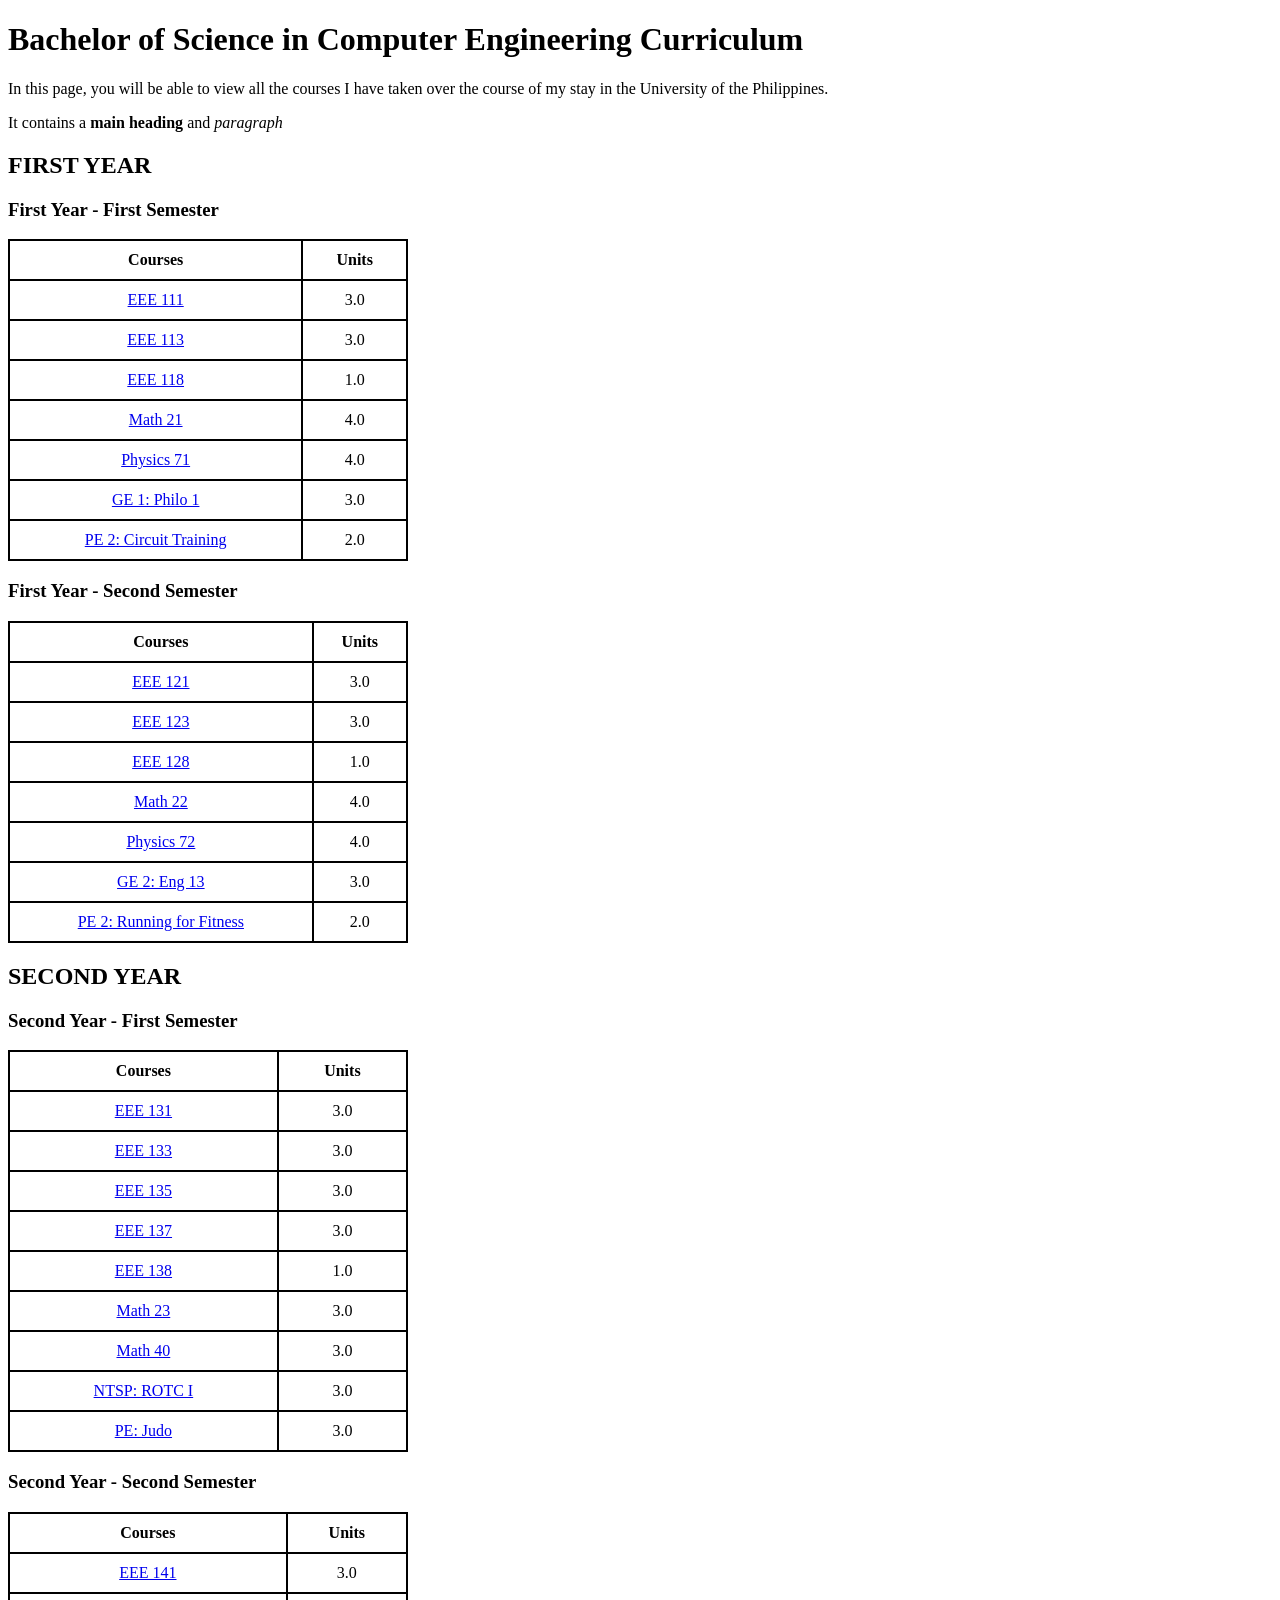
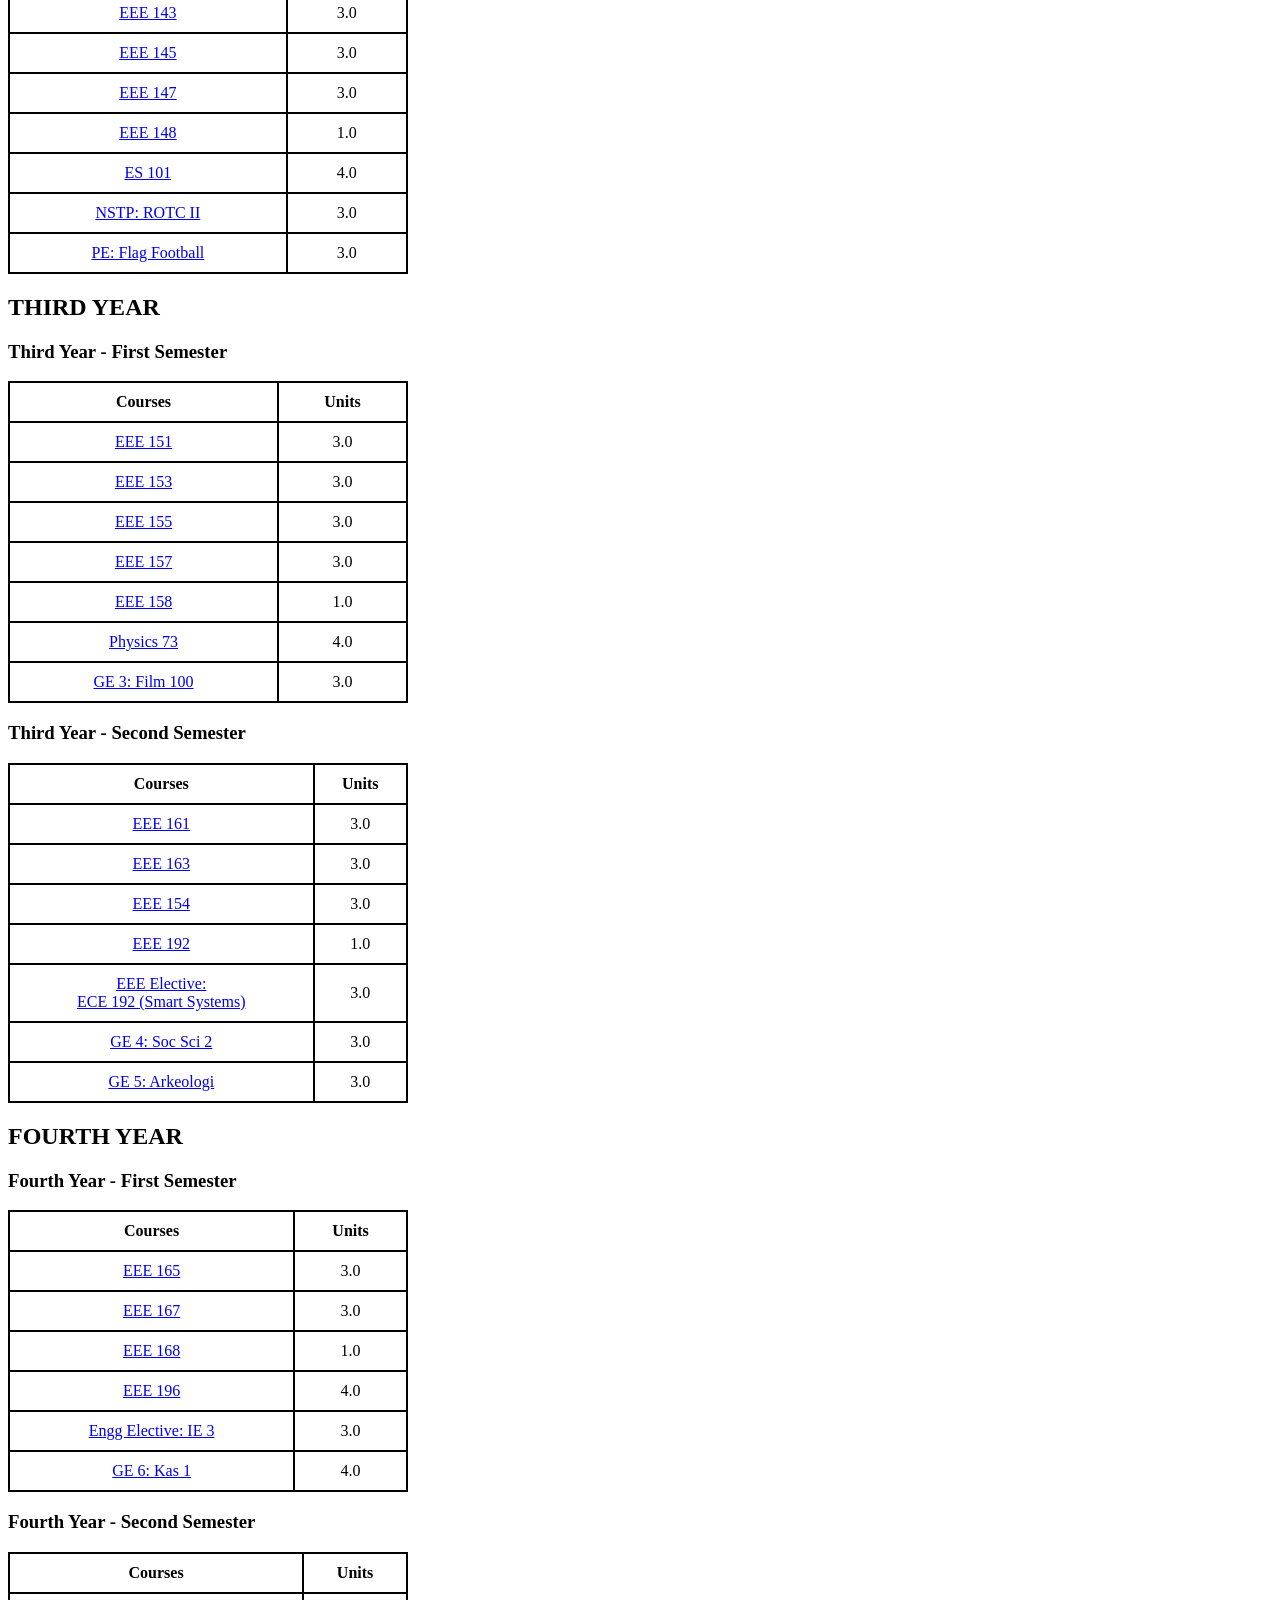
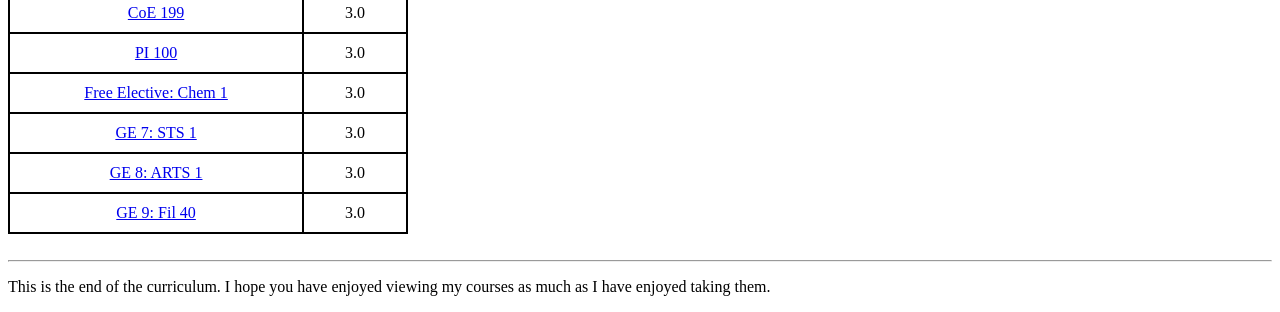
<file: index.html>
<!DOCTYPE html>
<html>
    <head>
        <title>My web page</title>
    </head>
    <body>

        <!-- Style start -->
        <style>
            table, th, td {
                border: 1px solid black;
            }
            td {
                text-align: center;
            } 
        </style>
        <!-- Style end -->

        <h1>Bachelor of Science in Computer Engineering Curriculum</h1>
        <p>
            In this page, you will be able to view all the courses I have
            taken over the course of my stay in the University of the Philippines. 
        </p>
        
        <p>It contains a 
            <strong>main heading</strong> and <em> paragraph </em>
        </p>

    <h2>FIRST YEAR</h2>
        <!-- Table 1 start-->
        <h3>First Year - First Semester</h3>

        <table width="400px" cellpadding="10" cellspacing="0">
        <tr>
            <th>Courses</th>
            <th>Units</th>
        </tr>
        <tr>
            <td><a href="courses/EEE-111.html">EEE 111</a></td>
            <td>3.0</td>

        </tr>
        <tr>
            <td><a href="#">EEE 113</a></td>
            <td>3.0</td>
        </tr>
        <tr>
            <td><a href="#">EEE 118</a></td>
            <td>1.0</td>
        </tr>
        <tr>
            <td><a href="#">Math 21</a></td>
            <td>4.0</td>
        </tr>
        <tr>
            <td><a href="#">Physics 71</td>
            <td>4.0</td>
        </tr>
        <tr>
            <td><a href="#">GE 1: Philo 1</a></td>
            <td>3.0</td>
        </tr>
        <tr>
            <td><a href="#">PE 2: Circuit Training</a></td>
            <td>2.0</td>
        </tr>
        </table>
        <!-- Table 1 end -->

        <!-- Table 2 start-->
        <h3>First Year - Second Semester</h3>
        
        <table width="400px" cellpadding="10" cellspacing="0">
        <tr>
            <th>Courses</th>
            <th>Units</th>
        </tr>
        <tr>
            <td><a href="#">EEE 121</a></td>
            <td>3.0</td>

        </tr>
        <tr>
            <td><a href="#">EEE 123</a></td>
            <td>3.0</td>
        </tr>
        <tr>
            <td><a href="#">EEE 128</a></td>
            <td>1.0</td>
        </tr>
        <tr>
            <td><a href="#">Math 22</a></td>
            <td>4.0</td>
        </tr>
        <tr>
            <td><a href="#">Physics 72</a></td>
            <td>4.0</td>
        </tr>
        <tr>
            <td><a href="#">GE 2: Eng 13</a></td>
            <td>3.0</td>
        </tr>
        <tr>
            <td><a href="#">PE 2: Running for Fitness</a></td>
            <td>2.0</td>
        </tr>
        </table>
        <!-- Table 2 end -->
    <h2>SECOND YEAR</h2>
        <!-- Table 3 start-->
        <h3>Second Year - First Semester</h3>

        <table width="400px" cellpadding="10" cellspacing="0">
        <tr>
            <th>Courses</th>
            <th>Units</th>
        </tr>
        <tr>
            <td><a href="#">EEE 131</a></td>
            <td>3.0</td>

        </tr>
        <tr>
            <td><a href="#">EEE 133</a></td>
            <td>3.0</td>
        </tr>
        <tr>
            <td><a href="#">EEE 135</a></td>
            <td>3.0</td>
        </tr>
        <tr>
            <td><a href="#">EEE 137</a></td>
            <td>3.0</td>
        </tr>
        <tr>
            <td><a href="#">EEE 138</a></td>
            <td>1.0</td>
        </tr>
        <tr>
            <td><a href="#">Math 23</a></td>
            <td>3.0</td>
        </tr>
        <tr>
            <td><a href="#">Math 40</a></td>
            <td>3.0</td>
        </tr>
        <tr>
            <td><a href="#">NTSP: ROTC I</a></td>
            <td>3.0</td>
        </tr>
        <tr>
            <td><a href="#">PE: Judo</a></td>
            <td>3.0</td>
        </tr>
        </table>
        <!-- Table 3 end -->

        <!-- Table 4 start-->
        <h3>Second Year - Second Semester</h3>

        <table width="400px" cellpadding="10" cellspacing="0">
        <tr>
            <th>Courses</th>
            <th>Units</th>
        </tr>
        <tr>
            <td><a href="courses/EEE-141.html">EEE 141</a></td>
            <td>3.0</td>

        </tr>
        <tr>
            <td><a href="#">EEE 143</a></td>
            <td>3.0</td>
        </tr>
        <tr>
            <td><a href="#">EEE 145</a></td>
            <td>3.0</td>
        </tr>
        <tr>
            <td><a href="#">EEE 147</a></td>
            <td>3.0</td>
        </tr>
        <tr>
            <td><a href="#">EEE 148</a></td>
            <td>1.0</td>
        </tr>
        <tr>
            <td><a href="#">ES 101</a></td>
            <td>4.0</td>
        </tr>
        <tr>
            <td><a href="#">NSTP: ROTC II</a></td>
            <td>3.0</td>
        </tr>
        <tr>
            <td><a href="#">PE: Flag Football</a></td>
            <td>3.0</td>
        </tr>
        </table>
        <!-- Table 4 end -->
    <h2>THIRD YEAR</h2>
        <!-- Table 5 start-->
        <h3>Third Year - First Semester</h3>

        <table width="400px" cellpadding="10" cellspacing="0">
        <tr>
            <th>Courses</th>
            <th>Units</th>
        </tr>
        <tr>
            <td><a href="#">EEE 151</a></td>
            <td>3.0</td>

        </tr>
        <tr>
            <td><a href="#">EEE 153</a></td>
            <td>3.0</td>
        </tr>
        <tr>
            <td><a href="#">EEE 155</a></td>
            <td>3.0</td>
        </tr>
        <tr>
            <td><a href="#">EEE 157</a></td>
            <td>3.0</td>
        </tr>
        <tr>
            <td><a href="#">EEE 158</a></td>
            <td>1.0</td>
        </tr>
        <tr>
            <td><a href="#">Physics 73</a></td>
            <td>4.0</td>
        </tr>
        <tr>
            <td><a href="#">GE 3: Film 100</a></td>
            <td>3.0</td>
        </tr>
        </table>
        <!-- Table 5 end -->

        <!-- Table 6 start-->
        <h3>Third Year - Second Semester</h3>

        <table width="400px" cellpadding="10" cellspacing="0">
        <tr>
            <th>Courses</th>
            <th>Units</th>
        </tr>
        <tr>
            <td><a href="#">EEE 161</a></td>
            <td>3.0</td>

        </tr>
        <tr>
            <td><a href="#">EEE 163</a></td>
            <td>3.0</td>
        </tr>
        <tr>
            <td><a href="#">EEE 154</a></td>
            <td>3.0</td>
        </tr>
        <tr>
            <td><a href="#">EEE 192</a></td>
            <td>1.0</td>
        </tr>
        <tr>
            <td><a href="#">EEE Elective: <br/>ECE 192 (Smart Systems)</a></td>
            <td>3.0</td>
        </tr>
        <tr>
            <td><a href="#">GE 4: Soc Sci 2</a></td>
            <td>3.0</td>
        </tr>
        <tr>
            <td><a href="#">GE 5: Arkeologi</a></td>
            <td>3.0</td>
        </tr>
        </table>
        <!-- Table 6 end -->
    <h2>FOURTH YEAR</h2>
        <!-- Table 7 start-->
        <h3>Fourth Year - First Semester</h3>

        <table width="400px" cellpadding="10" cellspacing="0">
        <tr>
            <th>Courses</th>
            <th>Units</th>
        </tr>
        <tr>
            <td><a href="#">EEE 165</a></td>
            <td>3.0</td>

        </tr>
        <tr>
            <td><a href="#">EEE 167</a></td>
            <td>3.0</td>
        </tr>
        <tr>
            <td><a href="#">EEE 168</a></td>
            <td>1.0</td>
        </tr>
        <tr>
            <td><a href="#">EEE 196</a></td>
            <td>4.0</td>
        </tr>
        <tr>
            <td><a href="#">Engg Elective: IE 3</a></td>
            <td>3.0</td>
        </tr>
        <tr>
            <td><a href="#">GE 6: Kas 1</a></td>
            <td>4.0</td>
        </tr>
        </table>
        <!-- Table 7 end -->

        <!-- Table 8 start-->
        <h3>Fourth Year - Second Semester</h3>

        <table width="400px" cellpadding="10" cellspacing="0">
        <tr>
            <th>Courses</th>
            <th>Units</th>
        </tr>
        <tr>
            <td><a href="#">CoE 199</a></td>
            <td>3.0</td>

        </tr>
        <tr>
            <td><a href="#">PI 100</a></td>
            <td>3.0</td>
        </tr>
        <tr>
            <td><a href="#">Free Elective: Chem 1</a></td>
            <td>3.0</td>
        </tr>
        <tr>
            <td><a href="#">GE 7: STS 1</a></td>
            <td>3.0</td>
        </tr>
        <tr>
            <td><a href="#">GE 8: ARTS 1</a></td>
            <td>3.0</td>
        </tr>
        <tr>
            <td><a href="#">GE 9: Fil 40</a></td>
            <td>3.0</td>
        </tr>
        </table>
        <!-- Table 8 end -->
    <br/>
    <hr/>
        <p>
            This is the end of the curriculum. I hope you have enjoyed viewing
            my courses as much as I have enjoyed taking them.
        </p>

    </body>
</html>
</file>
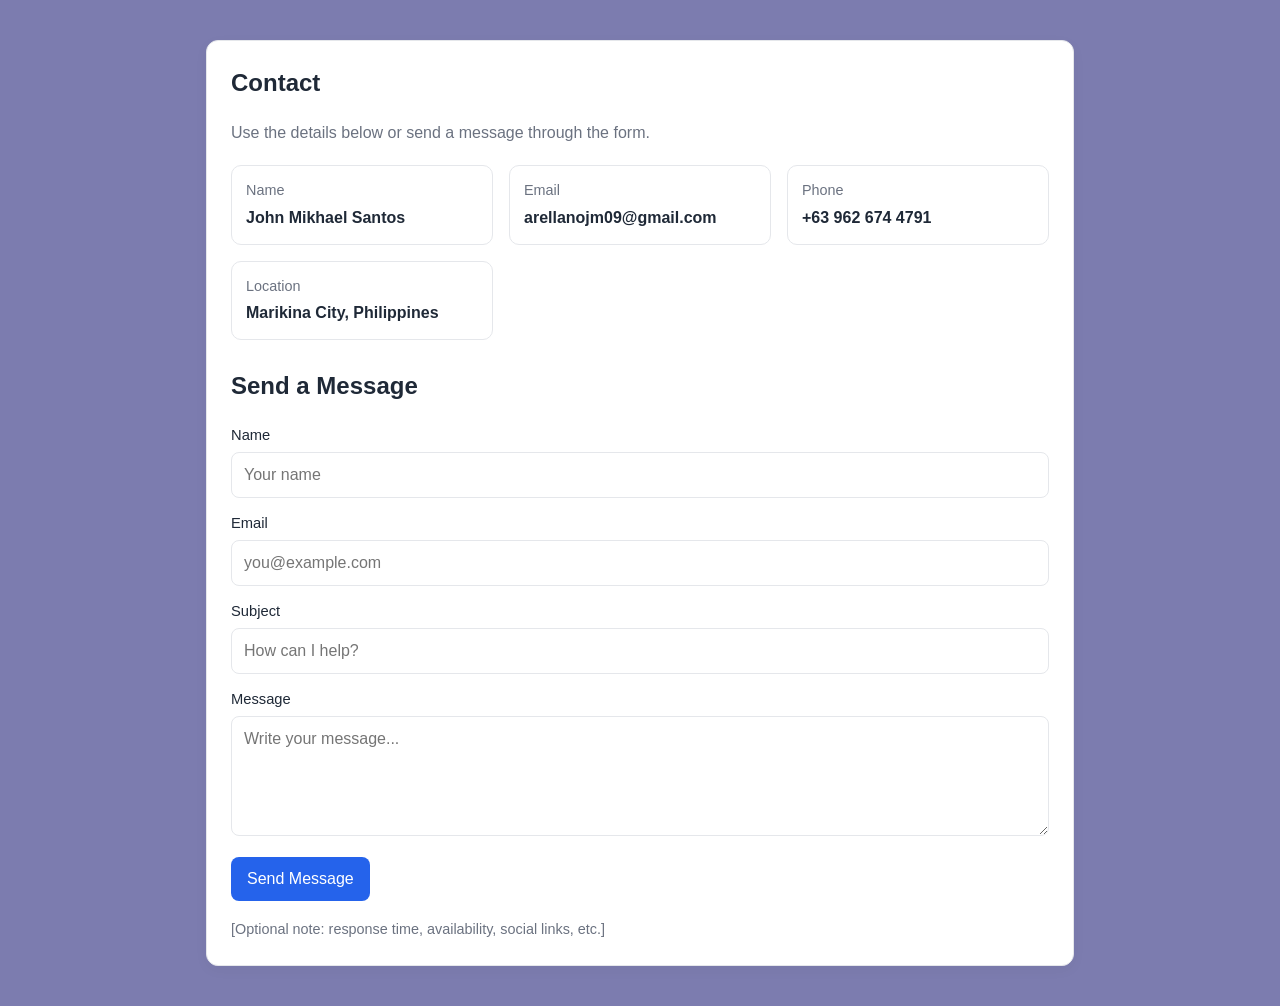
<file: contact.html>
<!DOCTYPE html>
<html lang="en">
<head>
    <meta charset="UTF-8" />
    <meta name="viewport" content="width=device-width, initial-scale=1.0" />
    <title>Contact</title>
    <link rel="stylesheet" href="contact.css">
</head>
<body>
    <main class="container">
        <section class="card">
            <h1>Contact</h1>
            <p class="subtitle">Use the details below or send a message through the form.</p>

            <div class="contact-grid">
                <div class="info-box">
                    <div class="label">Name</div>
                    <div class="value">John Mikhael Santos</div>
                </div>
                <div class="info-box">
                    <div class="label">Email</div>
                    <div class="value">arellanojm09@gmail.com</div>
                </div>
                <div class="info-box">
                    <div class="label">Phone</div>
                    <div class="value">+63 962 674 4791</div>
                </div>
                <div class="info-box">
                    <div class="label">Location</div>
                    <div class="value">Marikina City, Philippines</div>
                </div>
            </div>

            <h2>Send a Message</h2>
            <form action="[YOUR_FORM_ENDPOINT_OR_MAILTO]" method="post">
                <div>
                    <label for="name">Name</label>
                    <input id="name" name="name" type="text" placeholder="Your name" required />
                </div>

                <div>
                    <label for="email">Email</label>
                    <input id="email" name="email" type="email" placeholder="you@example.com" required />
                </div>

                <div>
                    <label for="subject">Subject</label>
                    <input id="subject" name="subject" type="text" placeholder="How can I help?" />
                </div>

                <div>
                    <label for="message">Message</label>
                    <textarea id="message" name="message" placeholder="Write your message..." required></textarea>
                </div>

                <button type="submit">Send Message</button>
            </form>

            <footer>
                [Optional note: response time, availability, social links, etc.]
            </footer>
        </section>
    </main>
</body>
</html>
</file>
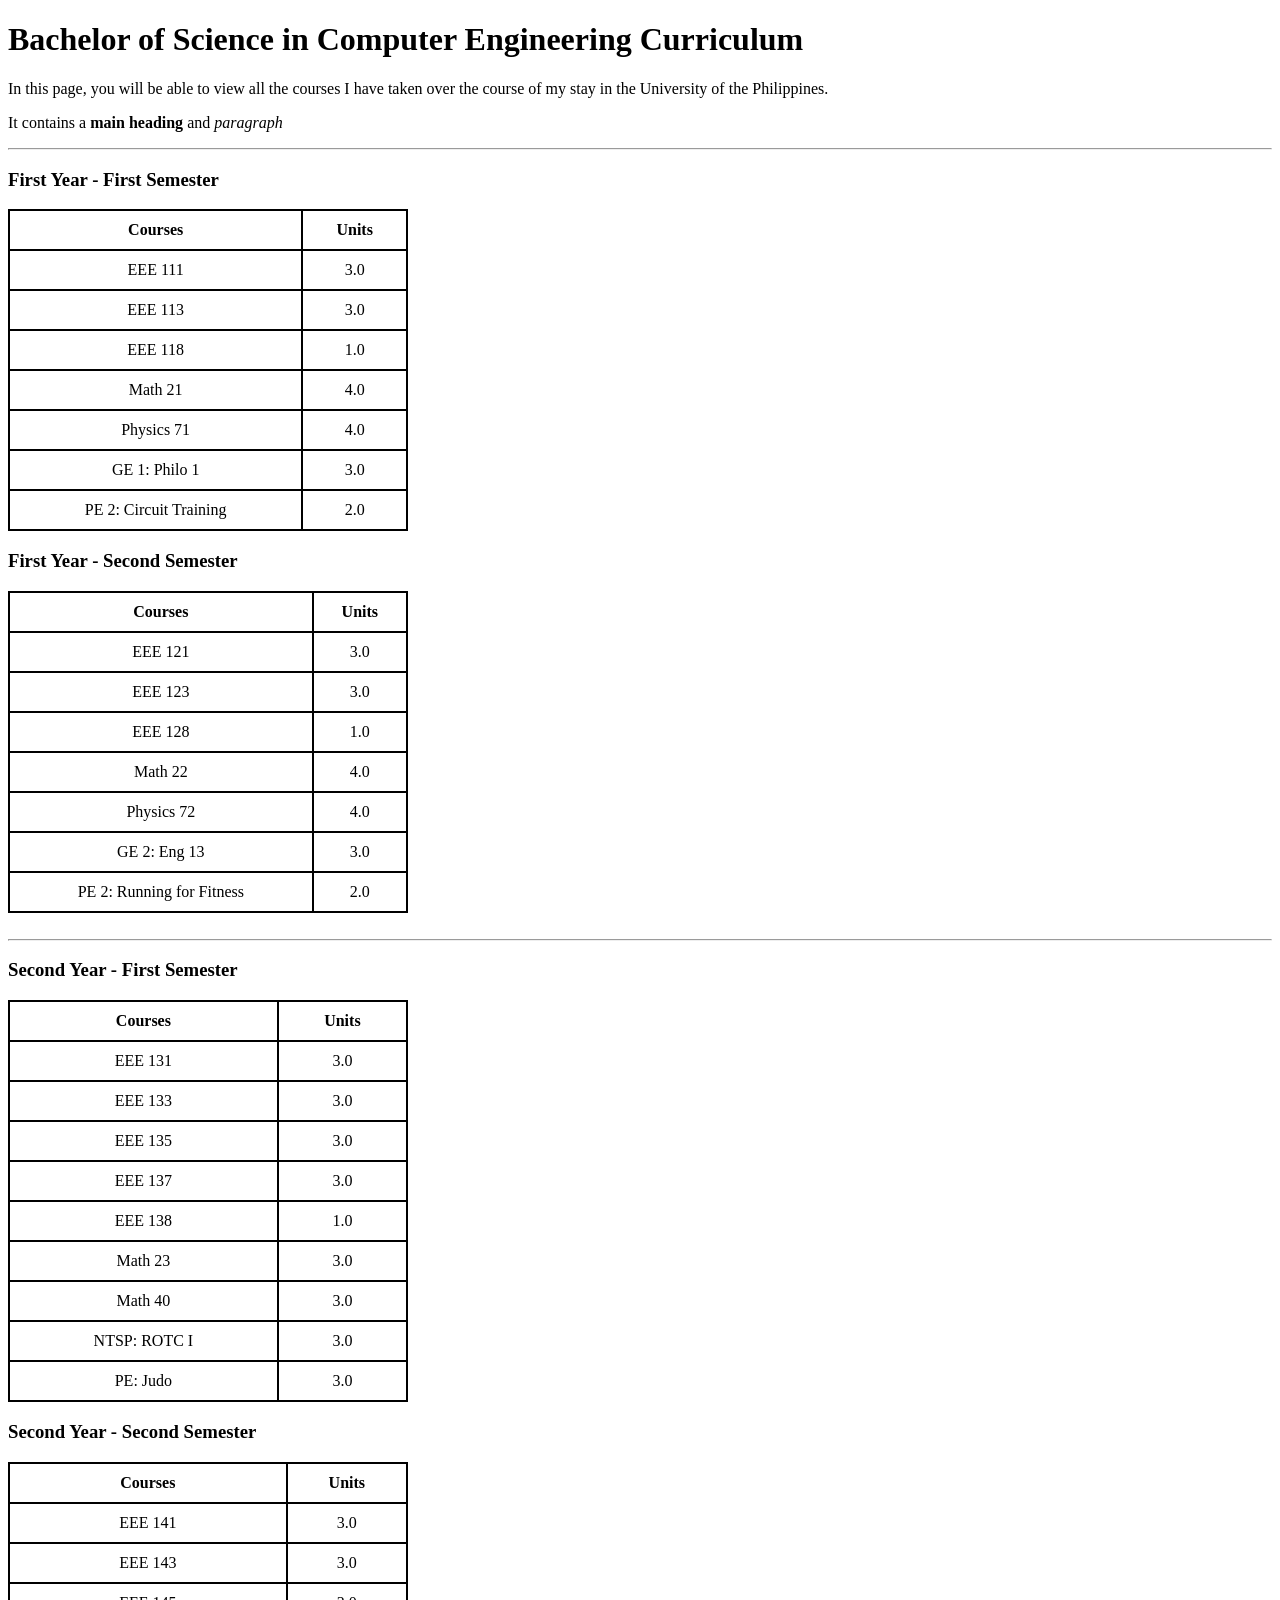
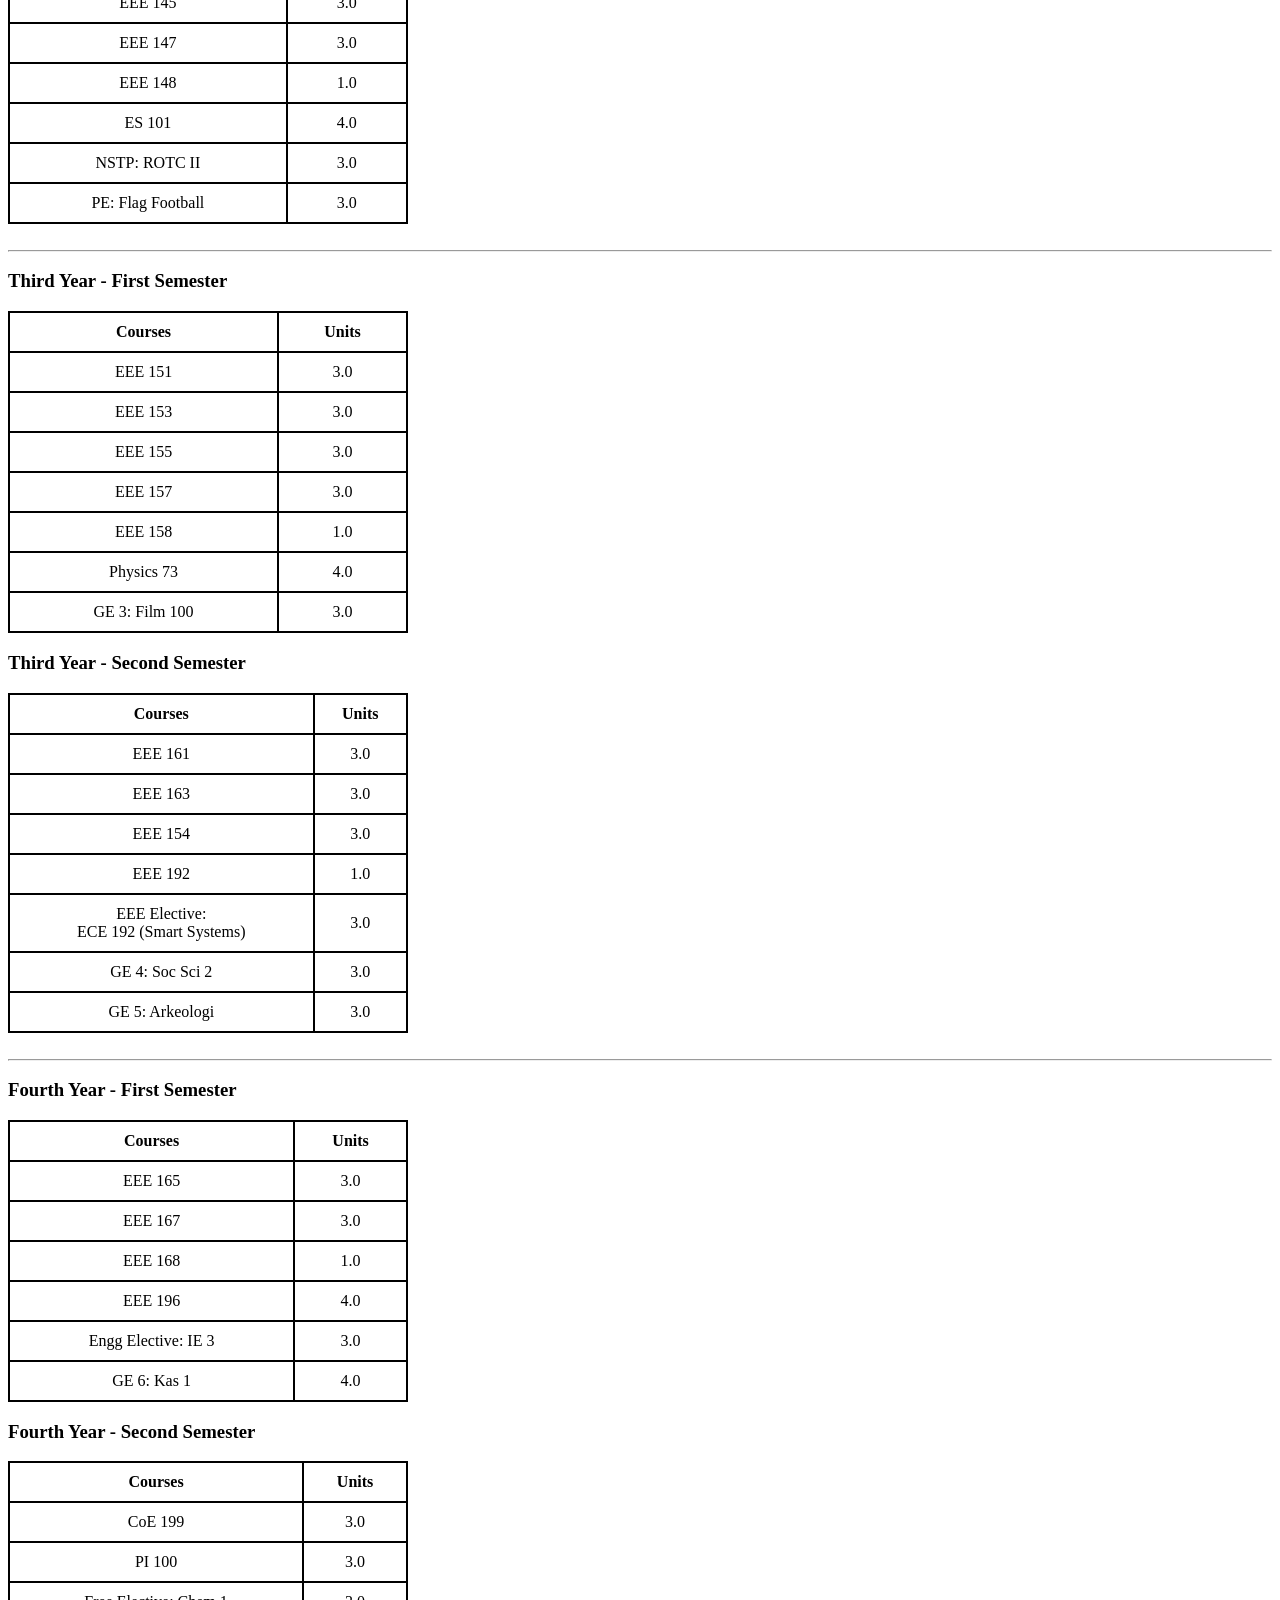
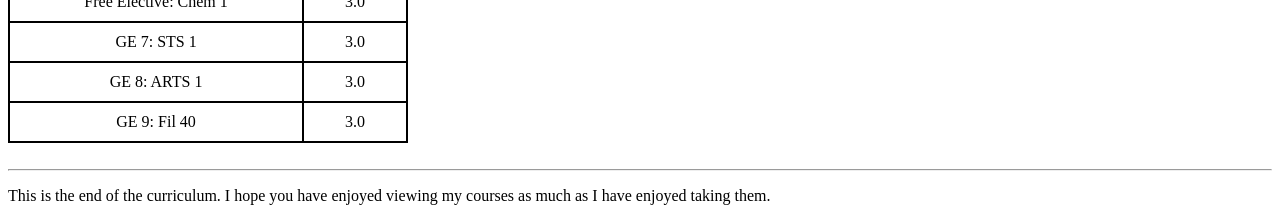
<file: courses.html>
<!DOCTYPE html>
<html>
    <head>
        <title>My web page</title>
    </head>
    <body>

        <!-- Style start -->
        <style>
            table, th, td {
                border: 1px solid black;
            }
            td {
                text-align: center;
            } 
        </style>
        <!-- Style end -->

        <h1>Bachelor of Science in Computer Engineering Curriculum</h1>
        <p>
            In this page, you will be able to view all the courses I have
            taken over the course of my stay in the University of the Philippines. 
        </p>
        
        <p>It contains a 
            <strong>main heading</strong> and <em> paragraph </em>
        </p>

    <hr/>
        <!-- Table 1 start-->
        <h3>First Year - First Semester</h3>

        <table width="400px" cellpadding="10" cellspacing="0">
        <tr>
            <th>Courses</th>
            <th>Units</th>
        </tr>
        <tr>
            <td>EEE 111</td>
            <td>3.0</td>

        </tr>
        <tr>
            <td>EEE 113</td>
            <td>3.0</td>
        </tr>
        <tr>
            <td>EEE 118</td>
            <td>1.0</td>
        </tr>
        <tr>
            <td>Math 21</td>
            <td>4.0</td>
        </tr>
        <tr>
            <td>Physics 71</td>
            <td>4.0</td>
        </tr>
        <tr>
            <td>GE 1: Philo 1</td>
            <td>3.0</td>
        </tr>
        <tr>
            <td>PE 2: Circuit Training</td>
            <td>2.0</td>
        </tr>
        </table>
        <!-- Table 1 end -->

        <!-- Table 2 start-->
        <h3>First Year - Second Semester</h3>
        
        <table width="400px" cellpadding="10" cellspacing="0">
        <tr>
            <th>Courses</th>
            <th>Units</th>
        </tr>
        <tr>
            <td>EEE 121</td>
            <td>3.0</td>

        </tr>
        <tr>
            <td>EEE 123</td>
            <td>3.0</td>
        </tr>
        <tr>
            <td>EEE 128</td>
            <td>1.0</td>
        </tr>
        <tr>
            <td>Math 22</td>
            <td>4.0</td>
        </tr>
        <tr>
            <td>Physics 72</td>
            <td>4.0</td>
        </tr>
        <tr>
            <td>GE 2: Eng 13</td>
            <td>3.0</td>
        </tr>
        <tr>
            <td>PE 2: Running for Fitness</td>
            <td>2.0</td>
        </tr>
        </table>
        <!-- Table 2 end -->
    <br/>
    <hr/>
        <!-- Table 3 start-->
        <h3>Second Year - First Semester</h3>

        <table width="400px" cellpadding="10" cellspacing="0">
        <tr>
            <th>Courses</th>
            <th>Units</th>
        </tr>
        <tr>
            <td>EEE 131</td>
            <td>3.0</td>

        </tr>
        <tr>
            <td>EEE 133</td>
            <td>3.0</td>
        </tr>
        <tr>
            <td>EEE 135</td>
            <td>3.0</td>
        </tr>
        <tr>
            <td>EEE 137</td>
            <td>3.0</td>
        </tr>
        <tr>
            <td>EEE 138</td>
            <td>1.0</td>
        </tr>
        <tr>
            <td>Math 23</td>
            <td>3.0</td>
        </tr>
        <tr>
            <td>Math 40</td>
            <td>3.0</td>
        </tr>
        <tr>
            <td>NTSP: ROTC I</td>
            <td>3.0</td>
        </tr>
        <tr>
            <td>PE: Judo</td>
            <td>3.0</td>
        </tr>
        </table>
        <!-- Table 3 end -->

        <!-- Table 4 start-->
        <h3>Second Year - Second Semester</h3>

        <table width="400px" cellpadding="10" cellspacing="0">
        <tr>
            <th>Courses</th>
            <th>Units</th>
        </tr>
        <tr>
            <td>EEE 141</td>
            <td>3.0</td>

        </tr>
        <tr>
            <td>EEE 143</td>
            <td>3.0</td>
        </tr>
        <tr>
            <td>EEE 145</td>
            <td>3.0</td>
        </tr>
        <tr>
            <td>EEE 147</td>
            <td>3.0</td>
        </tr>
        <tr>
            <td>EEE 148</td>
            <td>1.0</td>
        </tr>
        <tr>
            <td>ES 101</td>
            <td>4.0</td>
        </tr>
        <tr>
            <td>NSTP: ROTC II</td>
            <td>3.0</td>
        </tr>
        <tr>
            <td>PE: Flag Football</td>
            <td>3.0</td>
        </tr>
        </table>
        <!-- Table 4 end -->
    <br/>
    <hr/>
        <!-- Table 5 start-->
        <h3>Third Year - First Semester</h3>

        <table width="400px" cellpadding="10" cellspacing="0">
        <tr>
            <th>Courses</th>
            <th>Units</th>
        </tr>
        <tr>
            <td>EEE 151</td>
            <td>3.0</td>

        </tr>
        <tr>
            <td>EEE 153</td>
            <td>3.0</td>
        </tr>
        <tr>
            <td>EEE 155</td>
            <td>3.0</td>
        </tr>
        <tr>
            <td>EEE 157</td>
            <td>3.0</td>
        </tr>
        <tr>
            <td>EEE 158</td>
            <td>1.0</td>
        </tr>
        <tr>
            <td>Physics 73</td>
            <td>4.0</td>
        </tr>
        <tr>
            <td>GE 3: Film 100</td>
            <td>3.0</td>
        </tr>
        </table>
        <!-- Table 5 end -->

        <!-- Table 6 start-->
        <h3>Third Year - Second Semester</h3>

        <table width="400px" cellpadding="10" cellspacing="0">
        <tr>
            <th>Courses</th>
            <th>Units</th>
        </tr>
        <tr>
            <td>EEE 161</td>
            <td>3.0</td>

        </tr>
        <tr>
            <td>EEE 163</td>
            <td>3.0</td>
        </tr>
        <tr>
            <td>EEE 154</td>
            <td>3.0</td>
        </tr>
        <tr>
            <td>EEE 192</td>
            <td>1.0</td>
        </tr>
        <tr>
            <td>EEE Elective: <br/>ECE 192 (Smart Systems)</td>
            <td>3.0</td>
        </tr>
        <tr>
            <td>GE 4: Soc Sci 2</td>
            <td>3.0</td>
        </tr>
        <tr>
            <td>GE 5: Arkeologi</td>
            <td>3.0</td>
        </tr>
        </table>
        <!-- Table 6 end -->
    <br/>
    <hr/>
        <!-- Table 7 start-->
        <h3>Fourth Year - First Semester</h3>

        <table width="400px" cellpadding="10" cellspacing="0">
        <tr>
            <th>Courses</th>
            <th>Units</th>
        </tr>
        <tr>
            <td>EEE 165</td>
            <td>3.0</td>

        </tr>
        <tr>
            <td>EEE 167</td>
            <td>3.0</td>
        </tr>
        <tr>
            <td>EEE 168</td>
            <td>1.0</td>
        </tr>
        <tr>
            <td>EEE 196</td>
            <td>4.0</td>
        </tr>
        <tr>
            <td>Engg Elective: IE 3</td>
            <td>3.0</td>
        </tr>
        <tr>
            <td>GE 6: Kas 1</td>
            <td>4.0</td>
        </tr>
        </table>
        <!-- Table 7 end -->

        <!-- Table 8 start-->
        <h3>Fourth Year - Second Semester</h3>

        <table width="400px" cellpadding="10" cellspacing="0">
        <tr>
            <th>Courses</th>
            <th>Units</th>
        </tr>
        <tr>
            <td>CoE 199</td>
            <td>3.0</td>

        </tr>
        <tr>
            <td>PI 100</td>
            <td>3.0</td>
        </tr>
        <tr>
            <td>Free Elective: Chem 1</td>
            <td>3.0</td>
        </tr>
        <tr>
            <td>GE 7: STS 1</td>
            <td>3.0</td>
        </tr>
        <tr>
            <td>GE 8: ARTS 1</td>
            <td>3.0</td>
        </tr>
        <tr>
            <td>GE 9: Fil 40</td>
            <td>3.0</td>
        </tr>
        </table>
        <!-- Table 8 end -->
    <br/>
    <hr/>
        <p>
            This is the end of the curriculum. I hope you have enjoyed viewing
            my courses as much as I have enjoyed taking them.
        </p>

    </body>
</html>
</file>
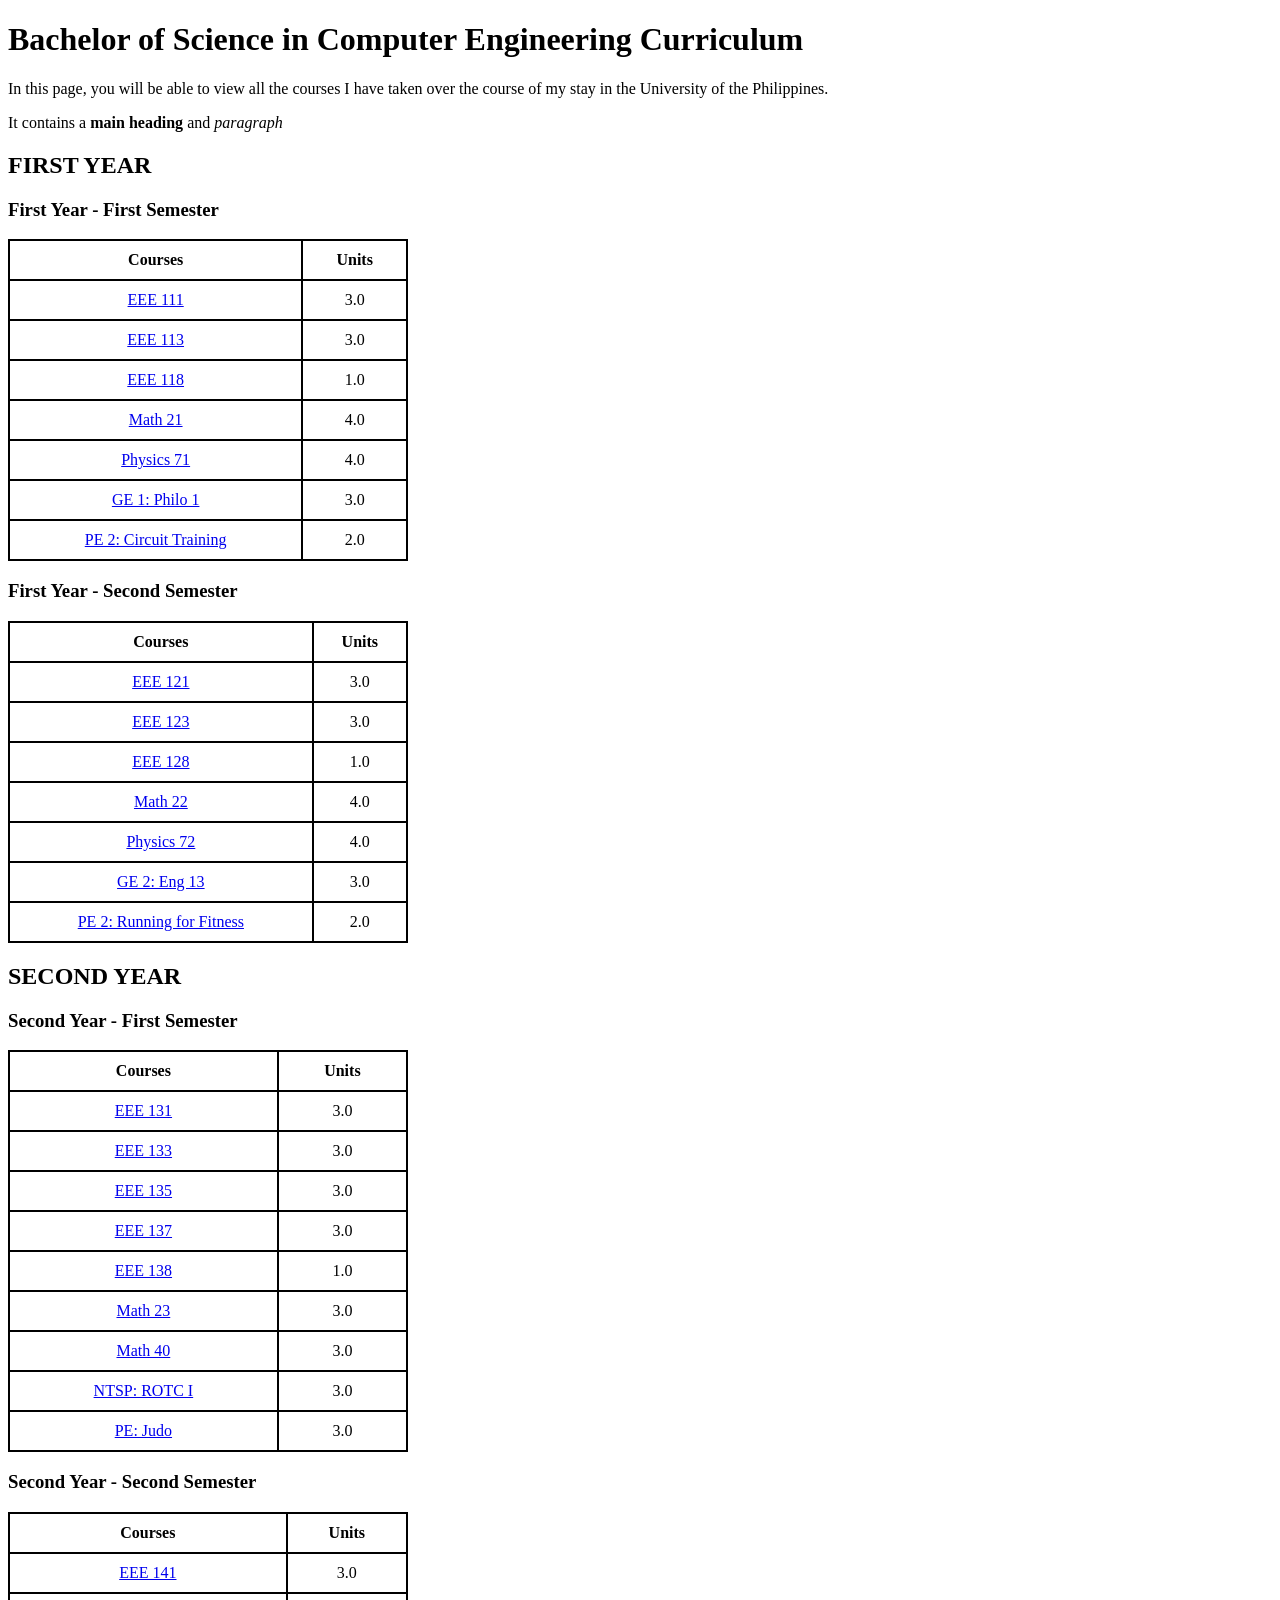
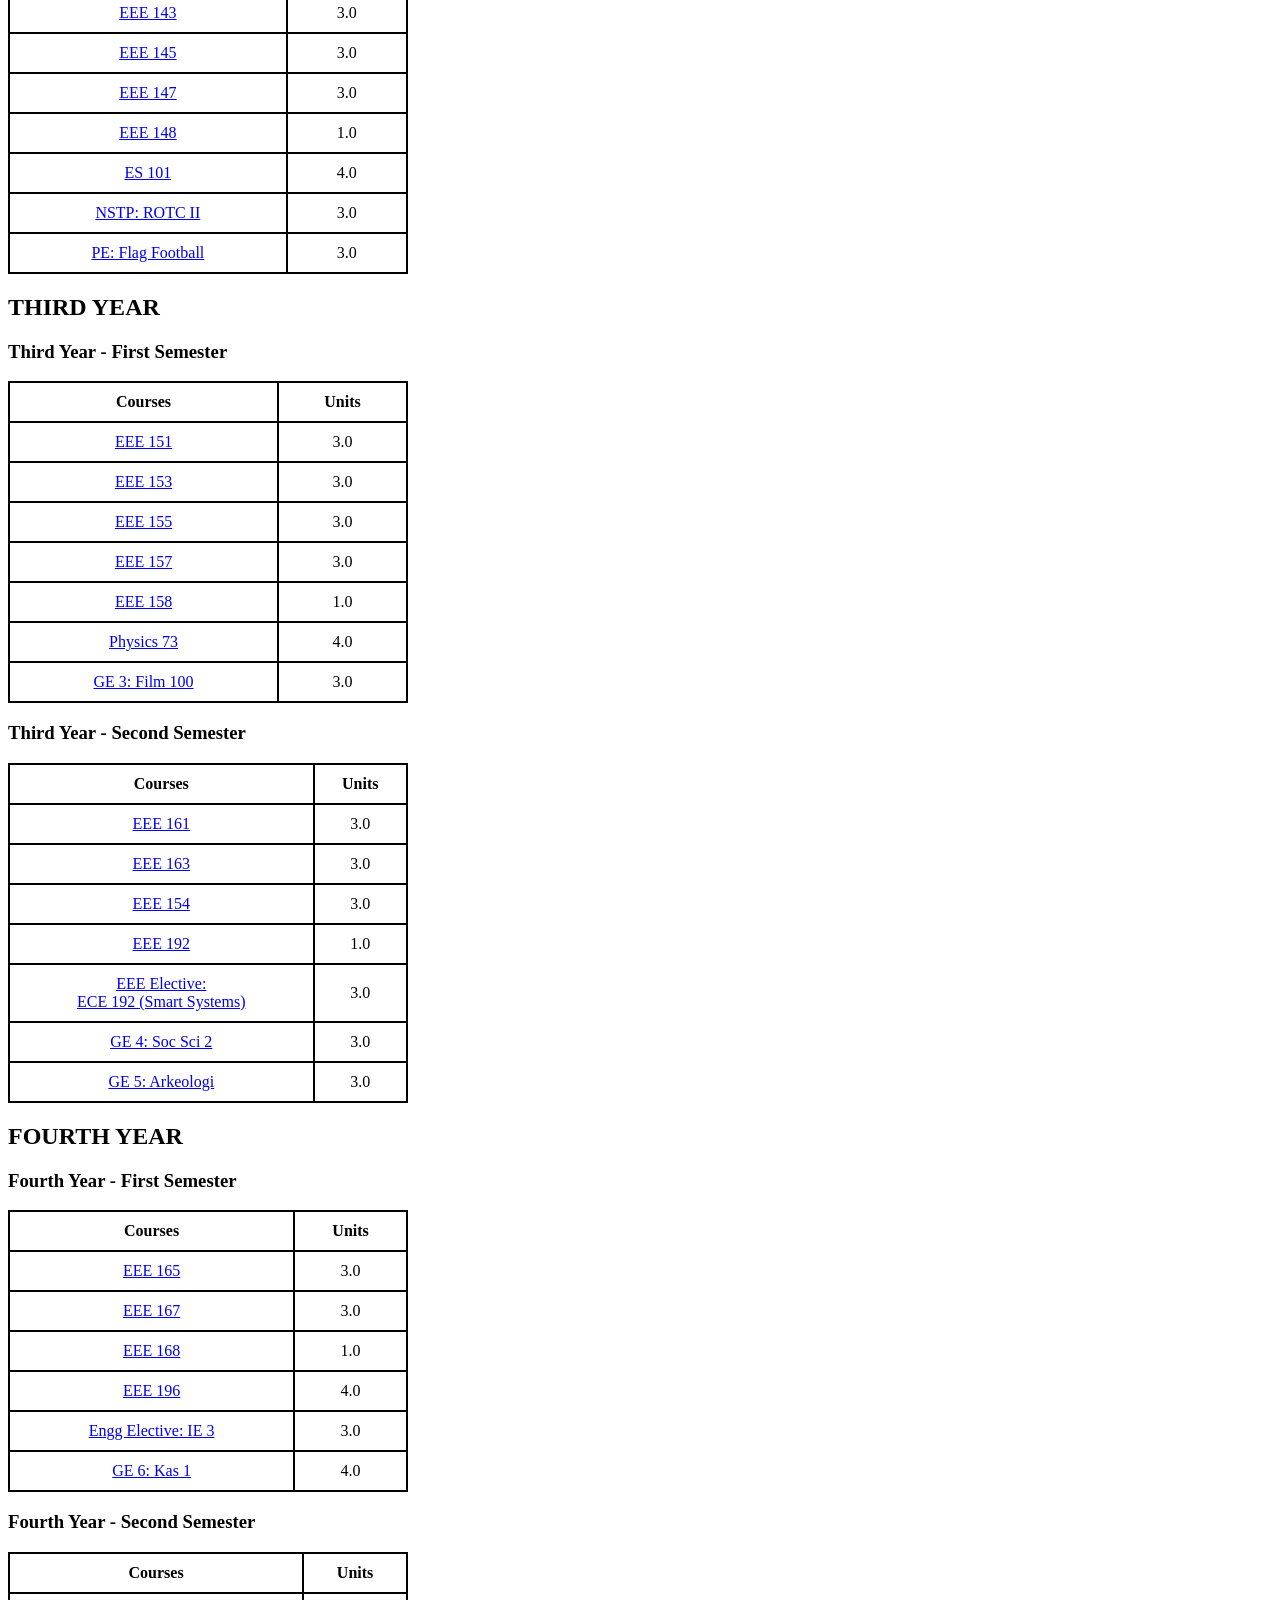
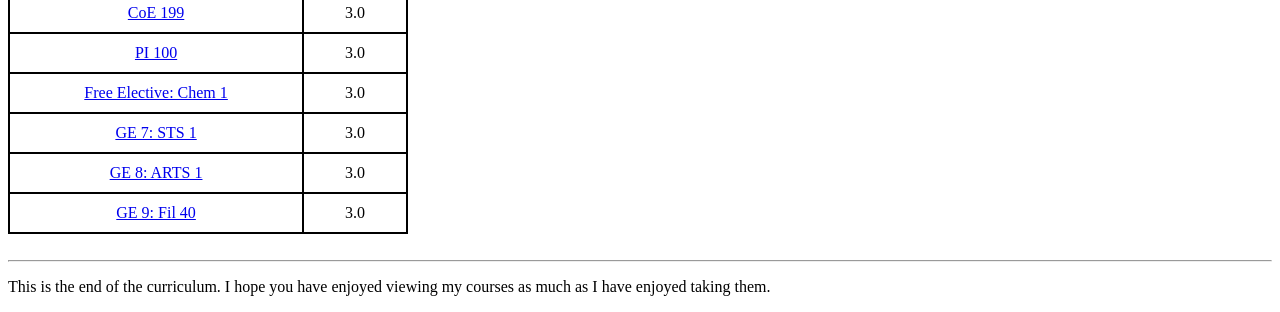
<file: main.html>
<!DOCTYPE html>
<html>
    <head>
        <title>My web page</title>
    </head>
    <body>

        <!-- Style start -->
        <style>
            table, th, td {
                border: 1px solid black;
            }
            td {
                text-align: center;
            } 
        </style>
        <!-- Style end -->

        <h1>Bachelor of Science in Computer Engineering Curriculum</h1>
        <p>
            In this page, you will be able to view all the courses I have
            taken over the course of my stay in the University of the Philippines. 
        </p>
        
        <p>It contains a 
            <strong>main heading</strong> and <em> paragraph </em>
        </p>

    <h2>FIRST YEAR</h2>
        <!-- Table 1 start-->
        <h3>First Year - First Semester</h3>

        <table width="400px" cellpadding="10" cellspacing="0">
        <tr>
            <th>Courses</th>
            <th>Units</th>
        </tr>
        <tr>
            <td><a href="courses/EEE-111.html">EEE 111</a></td>
            <td>3.0</td>

        </tr>
        <tr>
            <td><a href="#">EEE 113</a></td>
            <td>3.0</td>
        </tr>
        <tr>
            <td><a href="#">EEE 118</a></td>
            <td>1.0</td>
        </tr>
        <tr>
            <td><a href="#">Math 21</a></td>
            <td>4.0</td>
        </tr>
        <tr>
            <td><a href="#">Physics 71</td>
            <td>4.0</td>
        </tr>
        <tr>
            <td><a href="#">GE 1: Philo 1</a></td>
            <td>3.0</td>
        </tr>
        <tr>
            <td><a href="#">PE 2: Circuit Training</a></td>
            <td>2.0</td>
        </tr>
        </table>
        <!-- Table 1 end -->

        <!-- Table 2 start-->
        <h3>First Year - Second Semester</h3>
        
        <table width="400px" cellpadding="10" cellspacing="0">
        <tr>
            <th>Courses</th>
            <th>Units</th>
        </tr>
        <tr>
            <td><a href="#">EEE 121</a></td>
            <td>3.0</td>

        </tr>
        <tr>
            <td><a href="#">EEE 123</a></td>
            <td>3.0</td>
        </tr>
        <tr>
            <td><a href="#">EEE 128</a></td>
            <td>1.0</td>
        </tr>
        <tr>
            <td><a href="#">Math 22</a></td>
            <td>4.0</td>
        </tr>
        <tr>
            <td><a href="#">Physics 72</a></td>
            <td>4.0</td>
        </tr>
        <tr>
            <td><a href="#">GE 2: Eng 13</a></td>
            <td>3.0</td>
        </tr>
        <tr>
            <td><a href="#">PE 2: Running for Fitness</a></td>
            <td>2.0</td>
        </tr>
        </table>
        <!-- Table 2 end -->
    <h2>SECOND YEAR</h2>
        <!-- Table 3 start-->
        <h3>Second Year - First Semester</h3>

        <table width="400px" cellpadding="10" cellspacing="0">
        <tr>
            <th>Courses</th>
            <th>Units</th>
        </tr>
        <tr>
            <td><a href="#">EEE 131</a></td>
            <td>3.0</td>

        </tr>
        <tr>
            <td><a href="#">EEE 133</a></td>
            <td>3.0</td>
        </tr>
        <tr>
            <td><a href="#">EEE 135</a></td>
            <td>3.0</td>
        </tr>
        <tr>
            <td><a href="#">EEE 137</a></td>
            <td>3.0</td>
        </tr>
        <tr>
            <td><a href="#">EEE 138</a></td>
            <td>1.0</td>
        </tr>
        <tr>
            <td><a href="#">Math 23</a></td>
            <td>3.0</td>
        </tr>
        <tr>
            <td><a href="#">Math 40</a></td>
            <td>3.0</td>
        </tr>
        <tr>
            <td><a href="#">NTSP: ROTC I</a></td>
            <td>3.0</td>
        </tr>
        <tr>
            <td><a href="#">PE: Judo</a></td>
            <td>3.0</td>
        </tr>
        </table>
        <!-- Table 3 end -->

        <!-- Table 4 start-->
        <h3>Second Year - Second Semester</h3>

        <table width="400px" cellpadding="10" cellspacing="0">
        <tr>
            <th>Courses</th>
            <th>Units</th>
        </tr>
        <tr>
            <td><a href="#">EEE 141</a></td>
            <td>3.0</td>

        </tr>
        <tr>
            <td><a href="#">EEE 143</a></td>
            <td>3.0</td>
        </tr>
        <tr>
            <td><a href="#">EEE 145</a></td>
            <td>3.0</td>
        </tr>
        <tr>
            <td><a href="#">EEE 147</a></td>
            <td>3.0</td>
        </tr>
        <tr>
            <td><a href="#">EEE 148</a></td>
            <td>1.0</td>
        </tr>
        <tr>
            <td><a href="#">ES 101</a></td>
            <td>4.0</td>
        </tr>
        <tr>
            <td><a href="#">NSTP: ROTC II</a></td>
            <td>3.0</td>
        </tr>
        <tr>
            <td><a href="#">PE: Flag Football</a></td>
            <td>3.0</td>
        </tr>
        </table>
        <!-- Table 4 end -->
    <h2>THIRD YEAR</h2>
        <!-- Table 5 start-->
        <h3>Third Year - First Semester</h3>

        <table width="400px" cellpadding="10" cellspacing="0">
        <tr>
            <th>Courses</th>
            <th>Units</th>
        </tr>
        <tr>
            <td><a href="#">EEE 151</a></td>
            <td>3.0</td>

        </tr>
        <tr>
            <td><a href="#">EEE 153</a></td>
            <td>3.0</td>
        </tr>
        <tr>
            <td><a href="#">EEE 155</a></td>
            <td>3.0</td>
        </tr>
        <tr>
            <td><a href="#">EEE 157</a></td>
            <td>3.0</td>
        </tr>
        <tr>
            <td><a href="#">EEE 158</a></td>
            <td>1.0</td>
        </tr>
        <tr>
            <td><a href="#">Physics 73</a></td>
            <td>4.0</td>
        </tr>
        <tr>
            <td><a href="#">GE 3: Film 100</a></td>
            <td>3.0</td>
        </tr>
        </table>
        <!-- Table 5 end -->

        <!-- Table 6 start-->
        <h3>Third Year - Second Semester</h3>

        <table width="400px" cellpadding="10" cellspacing="0">
        <tr>
            <th>Courses</th>
            <th>Units</th>
        </tr>
        <tr>
            <td><a href="#">EEE 161</a></td>
            <td>3.0</td>

        </tr>
        <tr>
            <td><a href="#">EEE 163</a></td>
            <td>3.0</td>
        </tr>
        <tr>
            <td><a href="#">EEE 154</a></td>
            <td>3.0</td>
        </tr>
        <tr>
            <td><a href="#">EEE 192</a></td>
            <td>1.0</td>
        </tr>
        <tr>
            <td><a href="#">EEE Elective: <br/>ECE 192 (Smart Systems)</a></td>
            <td>3.0</td>
        </tr>
        <tr>
            <td><a href="#">GE 4: Soc Sci 2</a></td>
            <td>3.0</td>
        </tr>
        <tr>
            <td><a href="#">GE 5: Arkeologi</a></td>
            <td>3.0</td>
        </tr>
        </table>
        <!-- Table 6 end -->
    <h2>FOURTH YEAR</h2>
        <!-- Table 7 start-->
        <h3>Fourth Year - First Semester</h3>

        <table width="400px" cellpadding="10" cellspacing="0">
        <tr>
            <th>Courses</th>
            <th>Units</th>
        </tr>
        <tr>
            <td><a href="#">EEE 165</a></td>
            <td>3.0</td>

        </tr>
        <tr>
            <td><a href="#">EEE 167</a></td>
            <td>3.0</td>
        </tr>
        <tr>
            <td><a href="#">EEE 168</a></td>
            <td>1.0</td>
        </tr>
        <tr>
            <td><a href="#">EEE 196</a></td>
            <td>4.0</td>
        </tr>
        <tr>
            <td><a href="#">Engg Elective: IE 3</a></td>
            <td>3.0</td>
        </tr>
        <tr>
            <td><a href="#">GE 6: Kas 1</a></td>
            <td>4.0</td>
        </tr>
        </table>
        <!-- Table 7 end -->

        <!-- Table 8 start-->
        <h3>Fourth Year - Second Semester</h3>

        <table width="400px" cellpadding="10" cellspacing="0">
        <tr>
            <th>Courses</th>
            <th>Units</th>
        </tr>
        <tr>
            <td><a href="#">CoE 199</a></td>
            <td>3.0</td>

        </tr>
        <tr>
            <td><a href="#">PI 100</a></td>
            <td>3.0</td>
        </tr>
        <tr>
            <td><a href="#">Free Elective: Chem 1</a></td>
            <td>3.0</td>
        </tr>
        <tr>
            <td><a href="#">GE 7: STS 1</a></td>
            <td>3.0</td>
        </tr>
        <tr>
            <td><a href="#">GE 8: ARTS 1</a></td>
            <td>3.0</td>
        </tr>
        <tr>
            <td><a href="#">GE 9: Fil 40</a></td>
            <td>3.0</td>
        </tr>
        </table>
        <!-- Table 8 end -->
    <br/>
    <hr/>
        <p>
            This is the end of the curriculum. I hope you have enjoyed viewing
            my courses as much as I have enjoyed taking them.
        </p>

    </body>
</html>
</file>
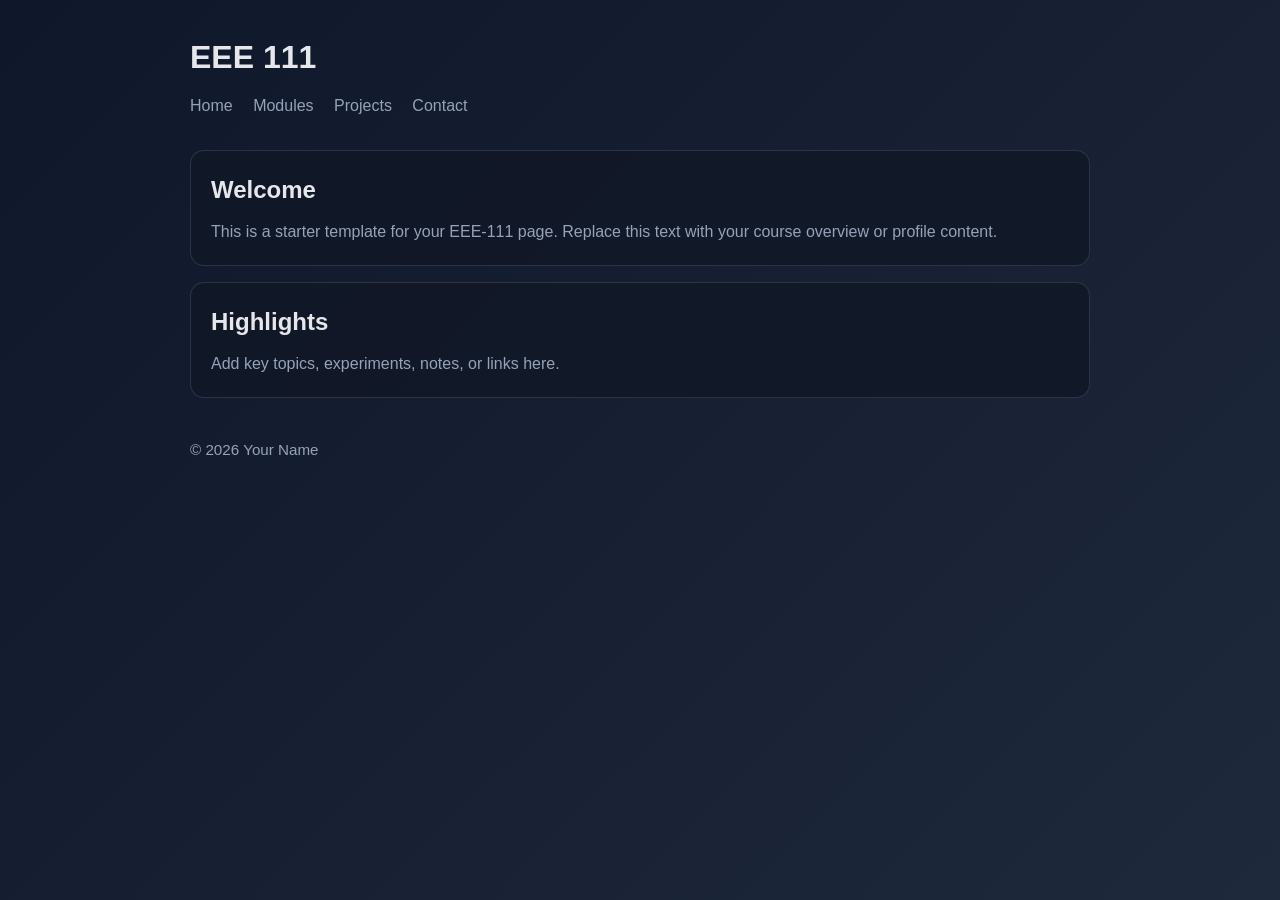
<file: courses/EEE-111.html>
<!doctype html>
<html lang="en">
    <head>
        <meta charset="UTF-8" />
        <meta name="viewport" content="width=device-width, initial-scale=1.0" />
        <title>EEE 111</title>
        <meta name="description" content="EEE 111 page template" />
    </head>
    <link rel="stylesheet" href="EEE-111.css">
    <body>
        <header>
            <h1>EEE 111</h1>
            <nav aria-label="Main navigation">
                <a href="/profile_site/index.html">Home</a>
                <a href="#">Modules</a>
                <a href="#">Projects</a>
                <a href="/profile_site/contact.html">Contact</a>
            </nav>
        </header>

        <main>
            <section class="card">
                <h2>Welcome</h2>
                <p>
                    This is a starter template for your EEE-111 page. Replace this text
                    with your course overview or profile content.
                </p>
            </section>

            <section class="card">
                <h2>Highlights</h2>
                <p>Add key topics, experiments, notes, or links here.</p>
            </section>
        </main>

        <footer>
            <p>&copy; 2026 Your Name</p>
        </footer>
    </body>
</html>
</file>
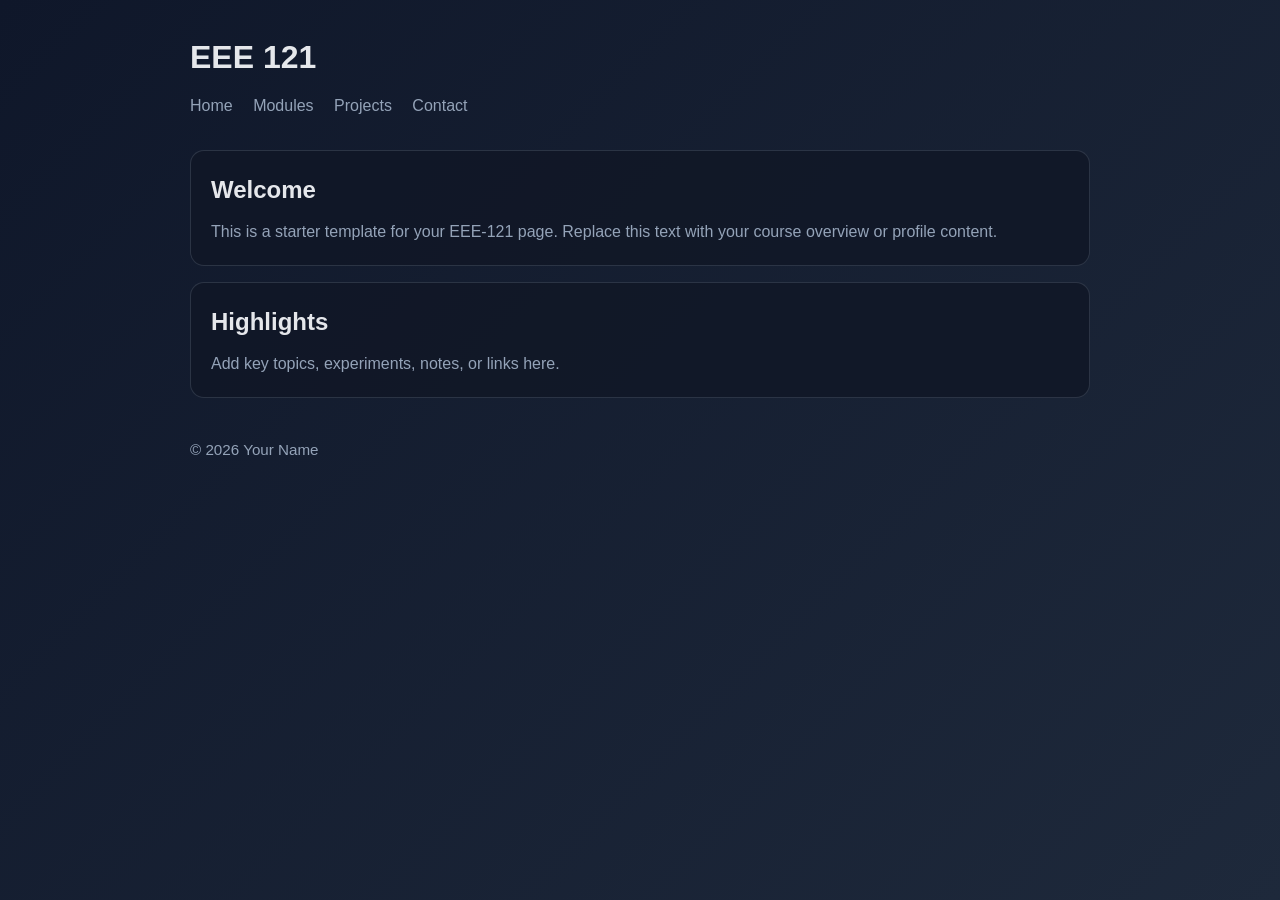
<file: courses/EEE-121.html>
<!doctype html>
<html lang="en">
    <head>
        <meta charset="UTF-8" />
        <meta name="viewport" content="width=device-width, initial-scale=1.0" />
        <title>EEE 121</title>
        <meta name="description" content="EEE 121 page template" />
    </head>
    <link rel="stylesheet" href="EEE-121.css">
    <body>
        <header>
            <h1>EEE 121</h1>
            <nav aria-label="Main navigation">
                <a href="/profile_site/main.html">Home</a>
                <a href="#">Modules</a>
                <a href="#">Projects</a>
                <a href="#">Contact</a>
            </nav>
        </header>

        <main>
            <section class="card">
                <h2>Welcome</h2>
                <p>
                    This is a starter template for your EEE-121 page. Replace this text
                    with your course overview or profile content.
                </p>
            </section>

            <section class="card">
                <h2>Highlights</h2>
                <p>Add key topics, experiments, notes, or links here.</p>
            </section>
        </main>

        <footer>
            <p>&copy; 2026 Your Name</p>
        </footer>
    </body>
</html>
</file>
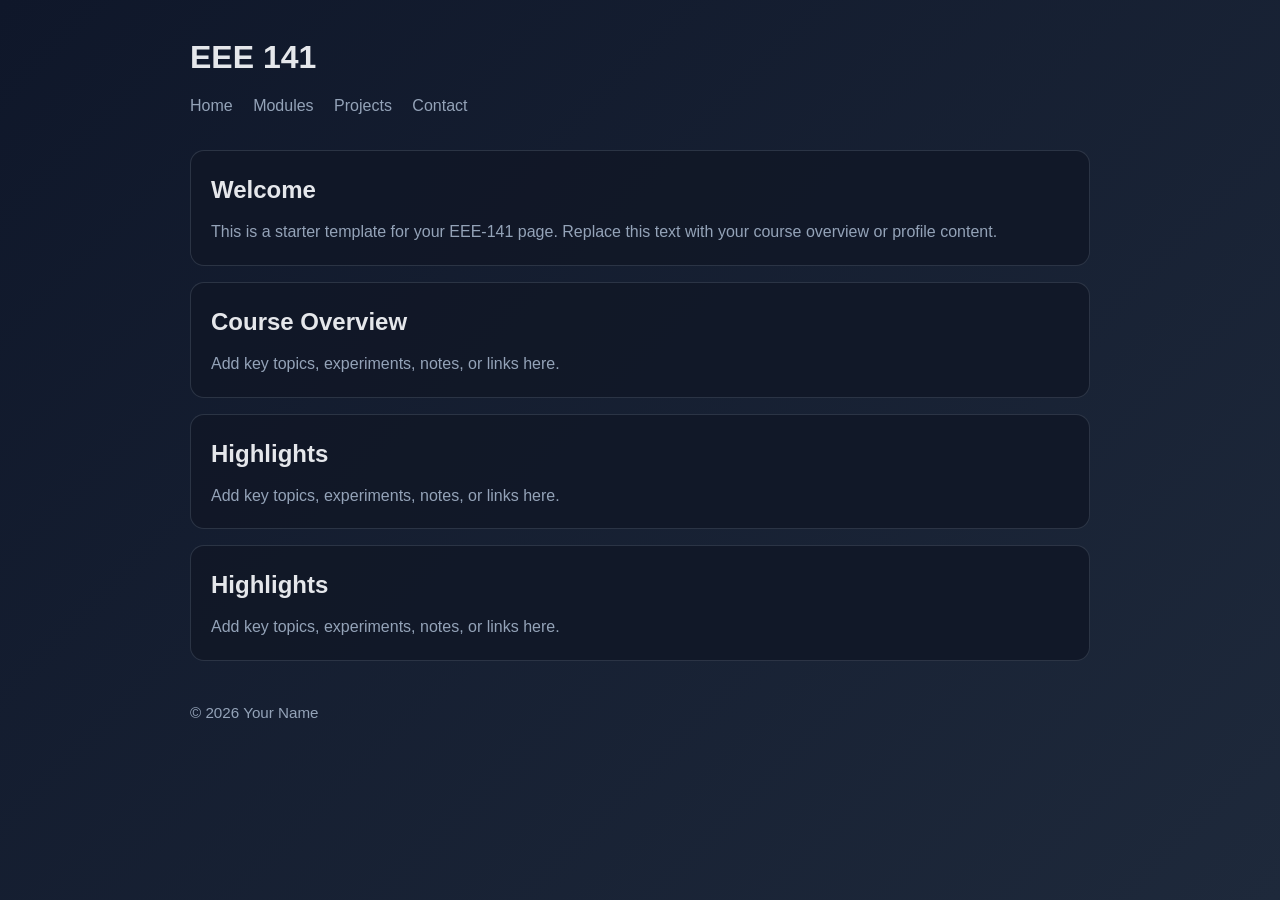
<file: courses/EEE-141.html>
<!doctype html>
<html lang="en">
    <head>
        <meta charset="UTF-8" />
        <meta name="viewport" content="width=device-width, initial-scale=1.0" />
        <title>EEE 141</title>
        <meta name="description" content="EEE 111 page template" />
    </head>
    <link rel="stylesheet" href="EEE-141.css">
    <body>
        <header>
            <h1>EEE 141</h1>
            <nav aria-label="Main navigation">
                <a href="/profile_site/index.html">Home</a>
                <a href="#">Modules</a>
                <a href="#">Projects</a>
                <a href="/profile_site/contact.html">Contact</a>
            </nav>
        </header>

        <main>
            <section class="card">
                <h2>Welcome</h2>
                <p>
                    This is a starter template for your EEE-141 page. Replace this text
                    with your course overview or profile content.
                </p>
            </section>

            <section class="card">
                <h2>Course Overview</h2>
                <p>Add key topics, experiments, notes, or links here.</p>
            </section>

            <section class="card">
                <h2>Highlights</h2>
                <p>Add key topics, experiments, notes, or links here.</p>
            </section>

             <section class="card">
                <h2>Highlights</h2>
                <p>Add key topics, experiments, notes, or links here.</p>
            </section>

        </main>

        <footer>
            <p>&copy; 2026 Your Name</p>
        </footer>
    </body>
</html>
</file>
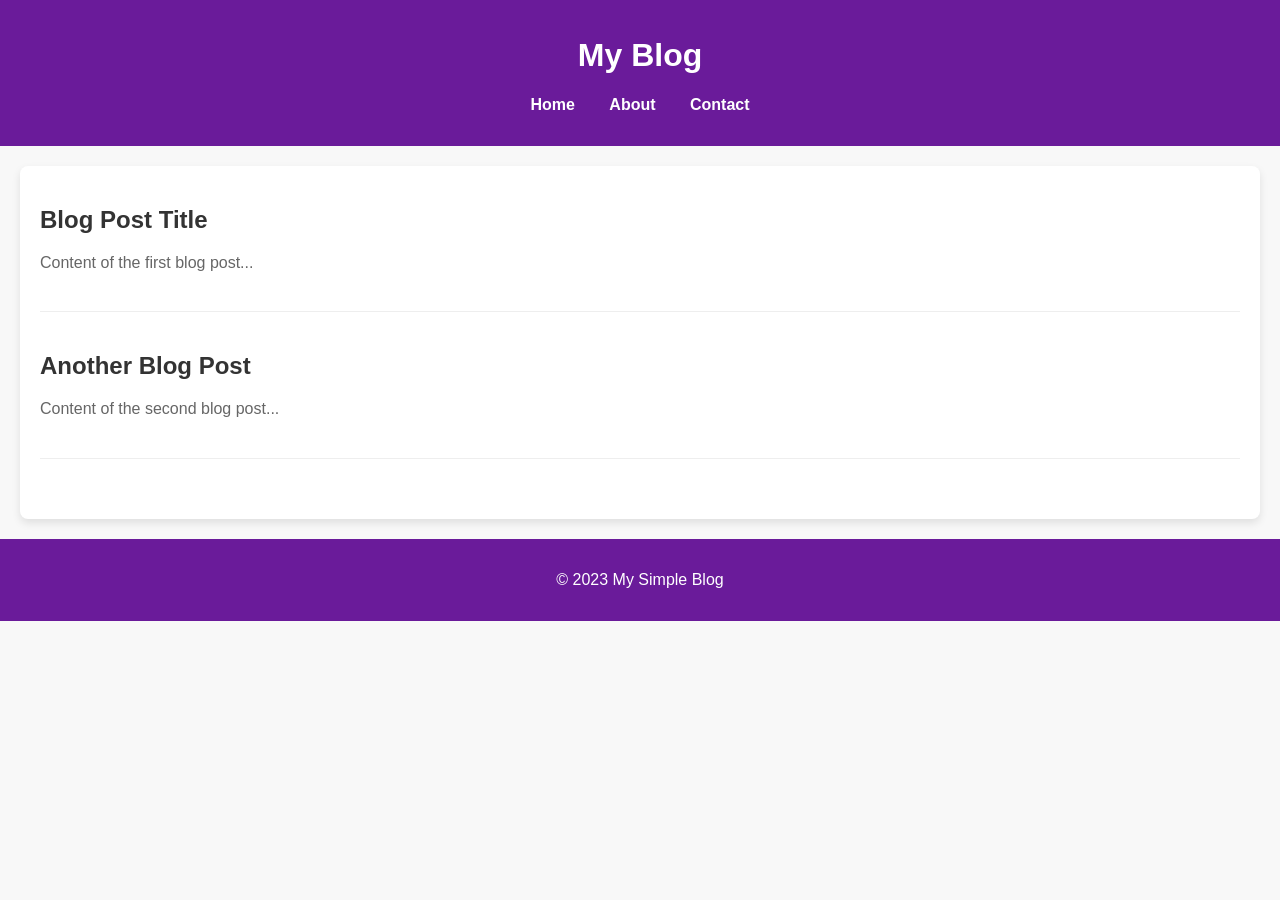
<file: templates/blog.html>
<!DOCTYPE html>
<html>
<head>
    <title>My Simple Blog</title>
    <link rel="stylesheet" href="blog.css">
</head>
<body>
    <header>
        <h1>My Blog</h1>
        <nav>
            <ul>
                <li><a href="#">Home</a></li>
                <li><a href="#">About</a></li>
                <li><a href="#">Contact</a></li>
            </ul>
        </nav>
    </header>
    <main>
        <article>
            <h2>Blog Post Title</h2>
            <p>Content of the first blog post...</p>
        </article>
        <article>
            <h2>Another Blog Post</h2>
            <p>Content of the second blog post...</p>
        </article>
        <!-- More articles can be added here -->
    </main>
    <footer>
        <p>© 2023 My Simple Blog</p>
    </footer>
</body>
</html>
</file>
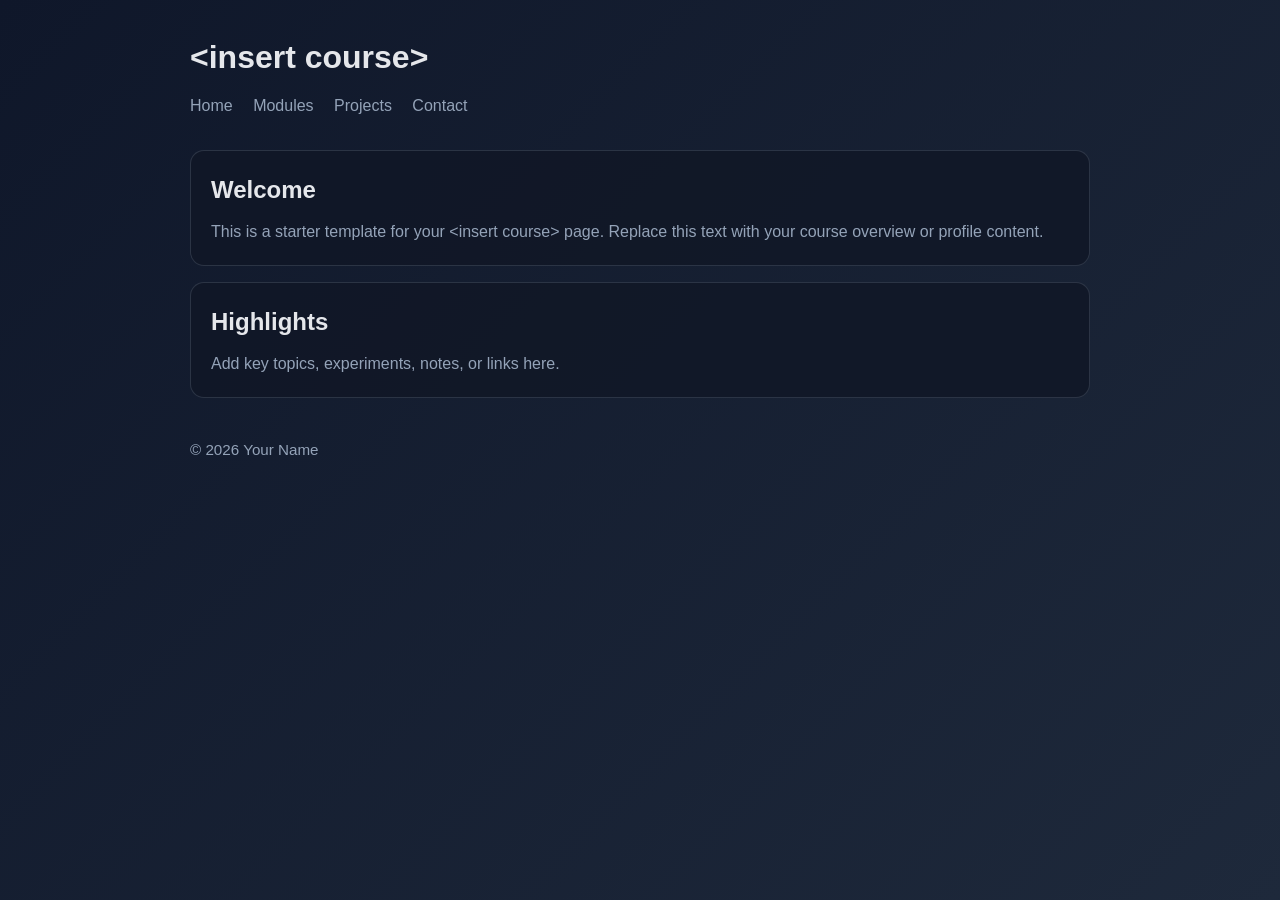
<file: templates/course.html>
<!doctype html>
<html lang="en">
    <head>
        <meta charset="UTF-8" />
        <meta name="viewport" content="width=device-width, initial-scale=1.0" />
        <title>EEE 121</title>
        <meta name="description" content="EEE 121 page template" />
    </head>
    <link rel="stylesheet" href="course.css">
    <body>
        <header>
            <h1>&lt;insert course&gt;</h1>
            <nav aria-label="Main navigation">
                <a href="#">Home</a>
                <a href="#">Modules</a>
                <a href="#">Projects</a>
                <a href="#">Contact</a>
            </nav>
        </header>

        <main>
            <section class="card">
                <h2>Welcome</h2>
                <p>
                    This is a starter template for your &lt;insert course&gt; page. Replace this text
                    with your course overview or profile content.
                </p>
            </section>

            <section class="card">
                <h2>Highlights</h2>
                <p>Add key topics, experiments, notes, or links here.</p>
            </section>
        </main>

        <footer>
            <p>&copy; 2026 Your Name</p>
        </footer>
    </body>
</html>
</file>
<file: contact.css>
:root {
    --bg: #7c7caf;
    --card: #ffffff;
    --text: #1f2937;
    --muted: #6b7280;
    --accent: #2563eb;
    --border: #e5e7eb;
}

* { box-sizing: border-box; }

body {
    margin: 0;
    font-family: Arial, Helvetica, sans-serif;
    background: var(--bg);
    color: var(--text);
    line-height: 1.5;
}

.container {
    max-width: 900px;
    margin: 40px auto;
    padding: 0 16px;
}

.card {
    background: var(--card);
    border: 1px solid var(--border);
    border-radius: 12px;
    padding: 24px;
    box-shadow: 0 4px 14px rgba(0, 0, 0, 0.04);
}

h1, h2 {
    margin-top: 0;
}

.subtitle {
    color: var(--muted);
    margin-bottom: 20px;
}

.contact-grid {
    display: grid;
    grid-template-columns: repeat(auto-fit, minmax(240px, 1fr));
    gap: 16px;
    margin: 20px 0 28px;
}

.info-box {
    border: 1px solid var(--border);
    border-radius: 10px;
    padding: 14px;
}

.label {
    font-size: 0.9rem;
    color: var(--muted);
    margin-bottom: 4px;
}

.value {
    font-weight: 600;
    word-break: break-word;
}

form {
    display: grid;
    gap: 14px;
}

label {
    display: block;
    font-size: 0.92rem;
    margin-bottom: 6px;
}

input, textarea {
    width: 100%;
    border: 1px solid var(--border);
    border-radius: 8px;
    padding: 10px 12px;
    font: inherit;
    background: #fff;
}

textarea {
    min-height: 120px;
    resize: vertical;
}

button {
    width: fit-content;
    border: none;
    background: var(--accent);
    color: #fff;
    padding: 10px 16px;
    border-radius: 8px;
    font: inherit;
    cursor: pointer;
}

button:hover {
    opacity: 0.92;
}

footer {
    margin-top: 18px;
    color: var(--muted);
    font-size: 0.9rem;
}
</file>
<file: courses/EEE-111.css>
:root {
    --bg: #0f172a;
    --card: #111827;
    --text: #e5e7eb;
    --muted: #94a3b8;
    --accent: #38bdf8;
}

* {
    box-sizing: border-box;
    margin: 0;
    padding: 0;
}

body {
    font-family: Arial, sans-serif;
    background: linear-gradient(135deg, var(--bg), #1e293b);
    color: var(--text);
    min-height: 100vh;
    line-height: 1.6;
}

header,
main,
footer {
    width: min(900px, 92%);
    margin: 0 auto;
}

header {
    padding: 2rem 0 1rem;
}

nav a {
    color: var(--muted);
    text-decoration: none;
    margin-right: 1rem;
}

nav a:hover {
    color: var(--accent);
}

.card {
    background: rgba(17, 24, 39, 0.9);
    border: 1px solid rgba(148, 163, 184, 0.2);
    border-radius: 14px;
    padding: 1.25rem;
    margin: 1rem 0;
}

h1,
h2 {
    margin-bottom: 0.6rem;
}

p {
    color: var(--muted);
}

footer {
    padding: 1.5rem 0 2rem;
    color: var(--muted);
    font-size: 0.95rem;
}
</file>
<file: courses/EEE-121.css>
:root {
    --bg: #0f172a;
    --card: #111827;
    --text: #e5e7eb;
    --muted: #94a3b8;
    --accent: #38bdf8;
}

* {
    box-sizing: border-box;
    margin: 0;
    padding: 0;
}

body {
    font-family: Arial, sans-serif;
    background: linear-gradient(135deg, var(--bg), #1e293b);
    color: var(--text);
    min-height: 100vh;
    line-height: 1.6;
}

header,
main,
footer {
    width: min(900px, 92%);
    margin: 0 auto;
}

header {
    padding: 2rem 0 1rem;
}

nav a {
    color: var(--muted);
    text-decoration: none;
    margin-right: 1rem;
}

nav a:hover {
    color: var(--accent);
}

.card {
    background: rgba(17, 24, 39, 0.9);
    border: 1px solid rgba(148, 163, 184, 0.2);
    border-radius: 14px;
    padding: 1.25rem;
    margin: 1rem 0;
}

h1,
h2 {
    margin-bottom: 0.6rem;
}

p {
    color: var(--muted);
}

footer {
    padding: 1.5rem 0 2rem;
    color: var(--muted);
    font-size: 0.95rem;
}
</file>
<file: courses/EEE-141.css>
:root {
    --bg: #0f172a;
    --card: #111827;
    --text: #e5e7eb;
    --muted: #94a3b8;
    --accent: #38bdf8;
}

* {
    box-sizing: border-box;
    margin: 0;
    padding: 0;
}

body {
    font-family: Arial, sans-serif;
    background: linear-gradient(135deg, var(--bg), #1e293b);
    color: var(--text);
    min-height: 100vh;
    line-height: 1.6;
}

header,
main,
footer {
    width: min(900px, 92%);
    margin: 0 auto;
}

header {
    padding: 2rem 0 1rem;
}

nav a {
    color: var(--muted);
    text-decoration: none;
    margin-right: 1rem;
}

nav a:hover {
    color: var(--accent);
}

.card {
    background: rgba(17, 24, 39, 0.9);
    border: 1px solid rgba(148, 163, 184, 0.2);
    border-radius: 14px;
    padding: 1.25rem;
    margin: 1rem 0;
}

h1,
h2 {
    margin-bottom: 0.6rem;
}

p {
    color: var(--muted);
}

footer {
    padding: 1.5rem 0 2rem;
    color: var(--muted);
    font-size: 0.95rem;
}
</file>
<file: templates/blog.css>
body {
    font-family: 'Arial', sans-serif;
    margin: 0;
    padding: 0;
    background-color: #f8f8f8; /* Light background for the entire page */
}

header {
    background-color: #6a1b9a; /* Vibrant purple header */
    color: #ffffff;
    text-align: center;
    padding: 1em 0;
}

header nav ul {
    list-style: none;
    padding: 0;
}

header nav ul li {
    display: inline;
    margin: 0 15px;
}

header nav ul li a {
    color: #ffffff;
    text-decoration: none;
    font-weight: bold;
}

main {
    margin: 20px;
    background-color: #ffffff; /* White background for the main content */
    padding: 20px;
    border-radius: 8px; /* Rounded corners for the main content area */
    box-shadow: 0 4px 8px rgba(0, 0, 0, 0.1); /* Subtle shadow for depth */
}

article {
    margin-bottom: 40px;
    padding-bottom: 20px;
    border-bottom: 1px solid #eeeeee; /* Separator for articles */
}

article h2 {
    color: #333333; /* Dark text for titles */
    margin-bottom: 10px;
}

article p {
    color: #666666; /* Lighter text for the body */
    line-height: 1.6; /* Improved readability */
}

footer {
    background-color: #6a1b9a; /* Matching the header's vibrant purple */
    color: #ffffff;
    text-align: center;
    padding: 1em 0;
}
</file>
<file: templates/course.css>
:root {
    --bg: #0f172a;
    --card: #111827;
    --text: #e5e7eb;
    --muted: #94a3b8;
    --accent: #38bdf8;
}

* {
    box-sizing: border-box;
    margin: 0;
    padding: 0;
}

body {
    font-family: Arial, sans-serif;
    background: linear-gradient(135deg, var(--bg), #1e293b);
    color: var(--text);
    min-height: 100vh;
    line-height: 1.6;
}

header,
main,
footer {
    width: min(900px, 92%);
    margin: 0 auto;
}

header {
    padding: 2rem 0 1rem;
}

nav a {
    color: var(--muted);
    text-decoration: none;
    margin-right: 1rem;
}

nav a:hover {
    color: var(--accent);
}

.card {
    background: rgba(17, 24, 39, 0.9);
    border: 1px solid rgba(148, 163, 184, 0.2);
    border-radius: 14px;
    padding: 1.25rem;
    margin: 1rem 0;
}

h1,
h2 {
    margin-bottom: 0.6rem;
}

p {
    color: var(--muted);
}

footer {
    padding: 1.5rem 0 2rem;
    color: var(--muted);
    font-size: 0.95rem;
}
</file>
